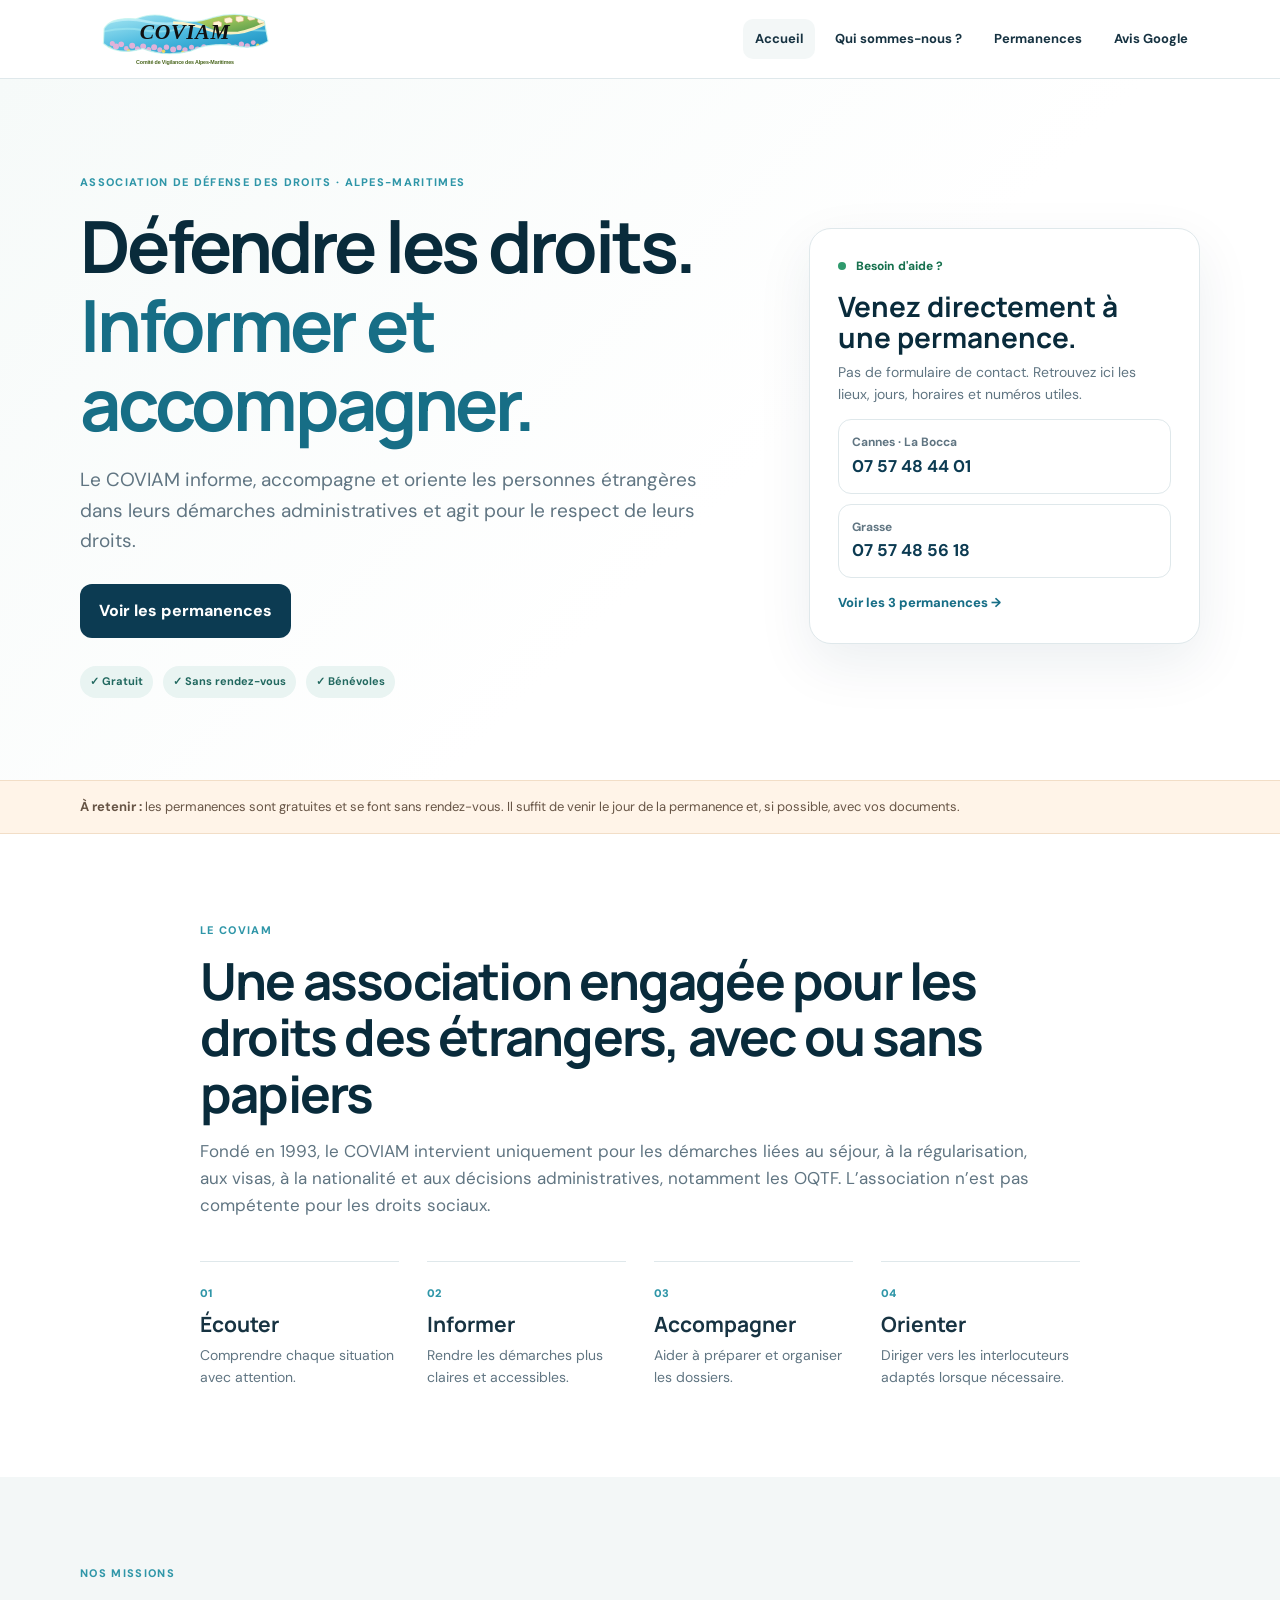
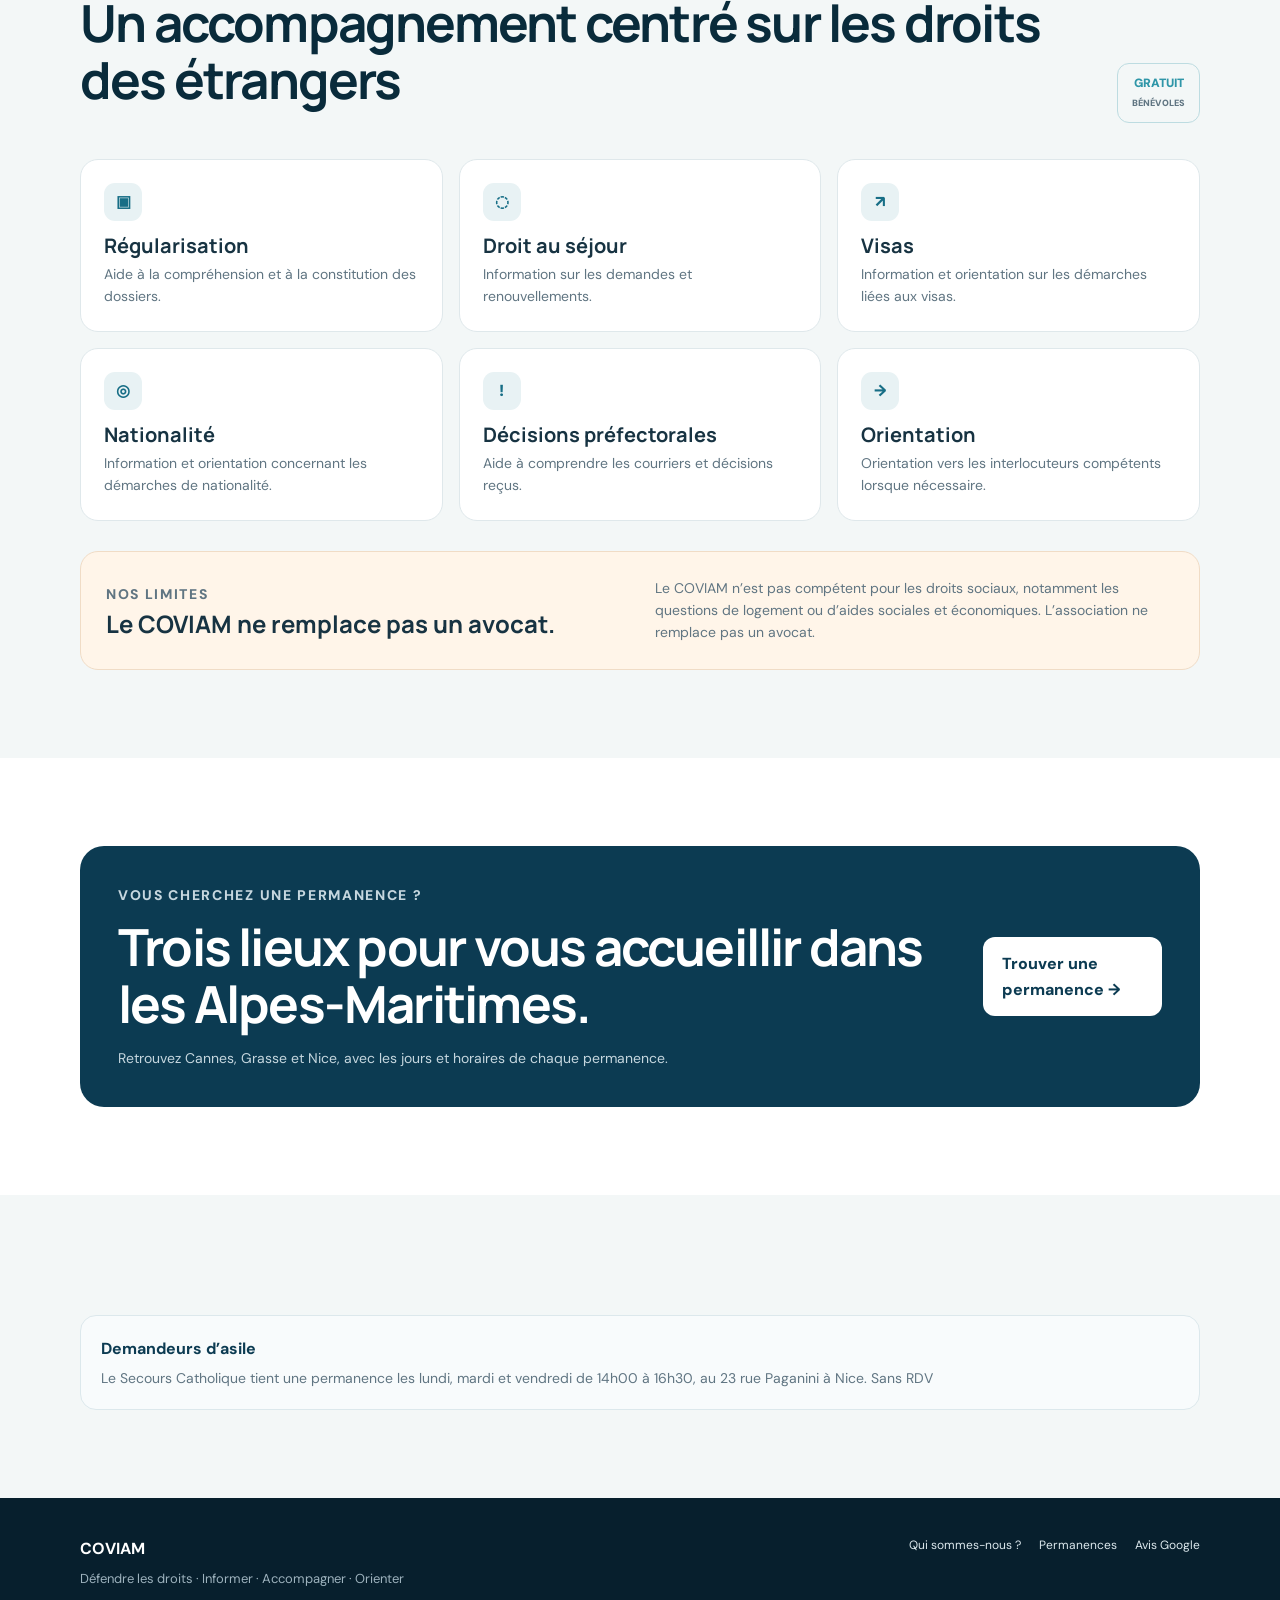
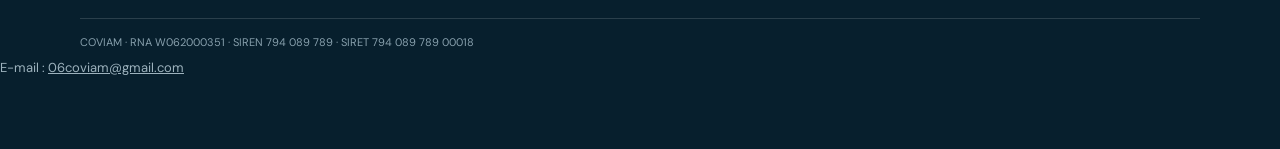
<file: index.html>
<!doctype html>
<html lang="fr">
<head><meta charset="utf-8"><meta name="viewport" content="width=device-width,initial-scale=1">
<meta name="description" content="COVIAM – Comité de Vigilance des Alpes-Maritimes. Défense des droits et accompagnement des personnes étrangères.">
<meta name="theme-color" content="#0c3b52"><title>COVIAM – Comité de Vigilance des Alpes-Maritimes</title><link rel="stylesheet" href="style.css"></head>
<body>
<header class="header"><div class="wrap nav">
<a class="brand" href="index.html"><img src="logo-coviam.svg" class="brand-logo" alt="COVIAM – Comité de Vigilance des Alpes-Maritimes"></a>
<button class="burger" id="burger" aria-label="Ouvrir le menu" aria-expanded="false">☰</button>
<nav id="menu"><a class="active" href="index.html">Accueil</a><a href="qui-sommes-nous.html">Qui sommes-nous ?</a><a href="permanences.html">Permanences</a><a href="avis.html">Avis Google</a></nav>
</div></header>
<main>
<section class="hero"><div class="wrap hero-grid"><div>
<p class="eyebrow">Association de défense des droits · Alpes-Maritimes</p>
<h1>Défendre les droits.<br><em>Informer et accompagner.</em></h1>
<p class="lead">Le COVIAM informe, accompagne et oriente les personnes étrangères dans leurs démarches administratives et agit pour le respect de leurs droits.</p>
<div class="actions"><a class="btn primary" href="permanences.html">Voir les permanences</a></div>
<div class="pills"><span>✓ Gratuit</span><span>✓ Sans rendez-vous</span><span>✓ Bénévoles</span></div>
</div>
<aside class="hero-card"><div class="status"><span></span> Besoin d'aide ?</div><h2>Venez directement à une permanence.</h2><p>Pas de formulaire de contact. Retrouvez ici les lieux, jours, horaires et numéros utiles.</p>
<a class="phone" href="tel:+33757484401"><strong>Cannes · La Bocca</strong><b>07 57 48 44 01</b></a>
<a class="phone" href="tel:+33757485618"><strong>Grasse</strong><b>07 57 48 56 18</b></a>
<a class="plain-arrow" href="permanences.html">Voir les 3 permanences →</a></aside>
</div></section>
<section class="notice"><div class="wrap"><strong>À retenir :</strong> les permanences sont gratuites et se font sans rendez-vous. Il suffit de venir le jour de la permanence et, si possible, avec vos documents.</div></section>
<section class="section"><div class="wrap narrow"><p class="kicker">Le COVIAM</p><h2>Une association engagée pour les droits des étrangers, avec ou sans papiers</h2>
<p class="intro">Fondé en 1993, le COVIAM intervient uniquement pour les démarches liées au séjour, à la régularisation, aux visas, à la nationalité et aux décisions administratives, notamment les OQTF. L’association n’est pas compétente pour les droits sociaux.</p>
<div class="four"><article><span>01</span><h3>Écouter</h3><p>Comprendre chaque situation avec attention.</p></article><article><span>02</span><h3>Informer</h3><p>Rendre les démarches plus claires et accessibles.</p></article><article><span>03</span><h3>Accompagner</h3><p>Aider à préparer et organiser les dossiers.</p></article><article><span>04</span><h3>Orienter</h3><p>Diriger vers les interlocuteurs adaptés lorsque nécessaire.</p></article></div></div></section>
<section class="section soft"><div class="wrap"><div class="head-row"><div><p class="kicker">Nos missions</p><h2>Un accompagnement centré sur les droits des étrangers</h2></div><div class="stamp">GRATUIT<br><small>BÉNÉVOLES</small></div></div>
<div class="cards"><article><div class="icon">▣</div><h3>Régularisation</h3><p>Aide à la compréhension et à la constitution des dossiers.</p></article><article><div class="icon">◌</div><h3>Droit au séjour</h3><p>Information sur les demandes et renouvellements.</p></article><article><div class="icon">↗</div><h3>Visas</h3><p>Information et orientation sur les démarches liées aux visas.</p></article><article><div class="icon">◎</div><h3>Nationalité</h3><p>Information et orientation concernant les démarches de nationalité.</p></article><article><div class="icon">!</div><h3>Décisions préfectorales</h3><p>Aide à comprendre les courriers et décisions reçus.</p></article><article><div class="icon">→</div><h3>Orientation</h3><p>Orientation vers les interlocuteurs compétents lorsque nécessaire.</p></article></div>
<div class="limits"><div><p class="kicker">Nos limites</p><h3>Le COVIAM ne remplace pas un avocat.</h3></div><p>Le COVIAM n’est pas compétent pour les droits sociaux, notamment les questions de logement ou d’aides sociales et économiques. L’association ne remplace pas un avocat.</p></div></div></section>

<section class="section"><div class="wrap cta-box"><div><p class="kicker">Vous cherchez une permanence ?</p><h2>Trois lieux pour vous accueillir dans les Alpes-Maritimes.</h2><p>Retrouvez Cannes, Grasse et Nice, avec les jours et horaires de chaque permanence.</p></div><a class="btn light" href="permanences.html">Trouver une permanence →</a></div></section>


<section class="section soft"><div class="wrap"><div class="callout"><strong>Demandeurs d’asile</strong><p>Le Secours Catholique tient une permanence les lundi, mardi et vendredi de 14h00 à 16h30, au 23 rue Paganini à Nice. Sans RDV</p></div></div></section>
</main>
<footer class="footer"><div class="wrap footer-grid"><div><b>COVIAM</b><p>Défendre les droits · Informer · Accompagner · Orienter</p></div><div class="footer-nav"><a href="qui-sommes-nous.html">Qui sommes-nous ?</a><a href="permanences.html">Permanences</a><a href="avis.html">Avis Google</a></div></div><div class="wrap footer-bottom">COVIAM · RNA W062000351 · SIREN 794 089 789 · SIRET 794 089 789 00018</div><p class="footer-email">E-mail : <a href="mailto:06coviam@gmail.com">06coviam@gmail.com</a></p></footer>
<div class="mobile-bar"><a href="permanences.html">📍<span>Permanences</span></a><a href="tel:+33757484401">☎<span>Appeler</span></a><a href="avis.html">★<span>Avis</span></a></div><script src="script.js"></script></body></html>
</file>
<file: style.css>
@import url('https://fonts.googleapis.com/css2?family=DM+Sans:wght@400;500;600;700&family=Manrope:wght@700;800&display=swap');
:root{--navy:#0c3b52;--deep:#092b3b;--blue:#176e86;--aqua:#2f96a8;--ink:#173342;--muted:#607582;--line:#dfe8eb;--soft:#f3f7f7;--cream:#fffaf5;--orange:#d77a37}
*{box-sizing:border-box}html{scroll-behavior:smooth}body{margin:0;color:var(--ink);font-family:"DM Sans",Arial,sans-serif;background:#fff;line-height:1.6}a{color:inherit}h1,h2,h3{font-family:Manrope,Arial,sans-serif;line-height:1.1;margin:0}.wrap{width:min(1120px,calc(100% - 40px));margin:auto}.narrow{width:min(880px,calc(100% - 40px))}
.header{position:sticky;top:0;z-index:10;background:rgba(255,255,255,.96);backdrop-filter:blur(12px);border-bottom:1px solid var(--line)}.nav{min-height:78px;display:flex;align-items:center;justify-content:space-between;gap:25px}.brand{display:flex;align-items:center;text-decoration:none}.brand-logo{width:210px;max-height:64px;height:auto;object-fit:contain;display:block}.brand-badge{width:43px;height:43px;border-radius:13px;display:grid;place-items:center;background:var(--navy);color:white;font-weight:800}
.nav nav{display:flex;align-items:center;gap:8px}.nav nav a{padding:10px 12px;text-decoration:none;font-size:13px;font-weight:700;border-radius:10px}.nav nav a:hover,.nav nav a.active{background:var(--soft)}.nav .don-link{background:var(--orange);color:white!important;padding-inline:18px}.burger{display:none;border:0;background:none;font-size:26px;color:var(--navy)}
.hero{background:linear-gradient(135deg,#f6faf9 0%,#fff 58%);padding:95px 0 82px}.hero-grid{display:grid;grid-template-columns:1.35fr .8fr;gap:70px;align-items:center}.eyebrow,.kicker{margin:0;text-transform:uppercase;letter-spacing:.12em;font-size:11px;font-weight:800;color:var(--aqua)}.hero h1{font-size:clamp(44px,6vw,72px);letter-spacing:-.045em;color:var(--deep);margin:14px 0 22px}.hero h1 em{font-style:normal;color:var(--blue)}.lead{font-size:19px;color:var(--muted);max-width:760px}.actions{display:flex;gap:12px;flex-wrap:wrap;margin:28px 0}.btn{display:inline-flex;align-items:center;justify-content:center;text-decoration:none;font-weight:800;border-radius:12px;padding:13px 18px;border:1px solid transparent}.primary{background:var(--navy);color:#fff}.secondary{background:#fff;border-color:var(--line);color:var(--navy)}.light{background:#fff;color:var(--navy)}.donate{background:var(--orange);color:#fff}
.pills{display:flex;gap:10px;flex-wrap:wrap}.pills span{padding:7px 10px;border-radius:999px;background:#e9f4f2;color:#21685f;font-size:11px;font-weight:700}.hero-card{background:#fff;border:1px solid var(--line);border-radius:22px;padding:28px;box-shadow:0 20px 55px rgba(17,54,72,.08)}.status{font-size:12px;font-weight:800;color:#17714e}.status span{display:inline-block;width:8px;height:8px;border-radius:50%;background:#2f9a6d;margin-right:7px}.hero-card h2{font-size:28px;color:var(--deep);margin:15px 0 8px}.hero-card p{color:var(--muted);font-size:14px;margin-top:0}.phone{display:block;text-decoration:none;border:1px solid var(--line);padding:13px;border-radius:13px;margin-top:10px}.phone strong,.phone b{display:block}.phone strong{font-size:12px;color:var(--muted)}.phone b{font-size:17px;color:var(--navy)}.plain-arrow,.map,.phone-inline{display:inline-block;margin-top:15px;color:var(--blue);font-weight:800;font-size:13px;text-decoration:none}.notice{background:#fff4e8;border-top:1px solid #f2dec7;border-bottom:1px solid #f2dec7;padding:16px 0;color:#675546;font-size:13px}.notice.big{padding:20px 22px;border:1px solid #f0ddca;border-radius:16px;margin-bottom:34px}
.section{padding:88px 0}.soft{background:var(--soft)}.section h2,.page-hero h1{font-size:clamp(34px,4vw,53px);letter-spacing:-.035em;color:var(--deep);margin:12px 0 16px}.intro{color:var(--muted);font-size:17px;max-width:850px}.four{display:grid;grid-template-columns:repeat(4,1fr);gap:28px;margin-top:42px}.four article{border-top:1px solid var(--line);padding-top:17px}.four span{font-size:11px;color:var(--aqua);font-weight:900}.four h3{font-size:21px;margin:8px 0}.four p,.cards p,.limits p,.cta-box p,.donor-box p,.list-grid p{color:var(--muted);font-size:14px;margin:0}.head-row{display:flex;justify-content:space-between;align-items:end;gap:30px}.stamp{border:1px solid #bddce1;color:var(--aqua);padding:10px 14px;border-radius:12px;font-weight:900;text-align:center;font-size:12px}.stamp small{color:var(--muted);font-size:9px}.cards{display:grid;grid-template-columns:repeat(3,1fr);gap:16px;margin-top:36px}.cards article,.list-grid article{background:#fff;border:1px solid var(--line);border-radius:18px;padding:23px}.icon{width:38px;height:38px;border-radius:11px;display:grid;place-items:center;background:#e8f2f4;color:var(--blue);font-weight:900}.cards h3{font-size:20px;margin:14px 0 6px}.limits{display:grid;grid-template-columns:1fr 1fr;gap:30px;align-items:center;margin-top:30px;padding:25px;border-radius:18px;background:#fff5e9;border:1px solid #f0dcc6}.limits h3{font-size:24px;margin-top:5px}.cta-box{display:flex;justify-content:space-between;align-items:center;gap:35px;padding:38px;background:var(--navy);border-radius:24px;color:#fff}.cta-box h2,.donor-box h2{color:#fff}.cta-box p,.donor-box p{color:#c6d7df}.donor-box{display:flex;justify-content:space-between;align-items:center;gap:35px;padding:38px;border-radius:24px;background:var(--deep);color:#fff}.donor{padding-top:0}.footer{background:#071f2d;color:#fff;padding:38px 0 70px}.footer-grid{display:flex;justify-content:space-between;gap:40px}.footer p{margin:7px 0 0;color:#9db2bd;font-size:13px}.footer-nav{display:flex;gap:18px;flex-wrap:wrap}.footer-nav a{color:#dce8ed;text-decoration:none;font-size:12px}.footer-bottom{border-top:1px solid rgba(255,255,255,.14);margin-top:28px;padding-top:15px;color:#88a0ad;font-size:11px}.page-hero{padding:80px 0 65px;background:linear-gradient(135deg,#f5faf9,#fff)}.page-hero p:not(.eyebrow){color:var(--muted);font-size:18px;max-width:800px}.facts{display:grid;grid-template-columns:repeat(4,1fr);border-top:1px solid var(--line);margin:40px 0 50px}.facts div{padding:18px 0;border-bottom:1px solid var(--line)}.facts b,.facts span{display:block}.facts b{font-size:11px;color:var(--aqua);text-transform:uppercase;letter-spacing:.1em}.facts span{font-weight:800;margin-top:4px}.list-grid{display:grid;grid-template-columns:repeat(2,1fr);gap:15px;margin-top:25px}.callout{margin-top:32px;padding:20px;border-radius:16px;background:#f8fbfc;border:1px solid #dce8ec}.callout strong{color:var(--navy)}.callout p{margin:5px 0 0;color:var(--muted);font-size:14px}.resources{display:grid;gap:12px;margin-top:34px}.resources a{display:flex;justify-content:space-between;gap:20px;align-items:center;text-decoration:none;padding:20px;border:1px solid var(--line);border-radius:16px}.resources a:hover{border-color:#b9d7dd;transform:translateY(-1px)}.resources small{color:var(--aqua);font-weight:900;letter-spacing:.1em;font-size:10px}.resources h3{font-size:19px;margin:4px 0}.resources p{color:var(--muted);margin:0;font-size:14px}.resources span{font-size:22px;color:var(--blue)}.perm-grid{display:grid;grid-template-columns:repeat(3,1fr);gap:18px}.perm{border:1px solid var(--line);border-radius:20px;padding:24px;box-shadow:0 12px 30px rgba(14,53,71,.05);display:flex;flex-direction:column}.city{font-size:10px;letter-spacing:.11em;font-weight:900;color:var(--aqua)}.perm h2{font-size:27px;margin:11px 0 5px}.address{color:var(--muted);min-height:58px}.schedule{border-block:1px solid var(--line);padding:15px 0;margin:14px 0 17px;display:grid;gap:2px}.schedule small{font-size:9px;letter-spacing:.1em;font-weight:900;color:var(--aqua);margin-top:3px}.schedule b{font-size:14px}.full{width:100%;font-size:13px}.without{padding:10px 0;color:#17714e;font-weight:800;font-size:13px;margin-top:10px}.help-note{margin-top:12px;color:var(--muted);font-size:12px}.donor-large{padding:35px;border:1px solid var(--line);border-radius:22px;background:#fff;box-shadow:0 12px 30px rgba(14,53,71,.05)}.don-placeholder{margin-top:28px;padding:24px;border:2px dashed #cbdde1;border-radius:17px;background:#f7fbfb}.don-placeholder b{color:var(--navy)}.don-placeholder p{color:var(--muted);font-size:14px}.small-note{font-size:12px;color:#7a8a91;margin-top:17px}.job-list{display:grid;grid-template-columns:repeat(2,1fr);gap:10px;margin:30px 0}.job-list div{border:1px solid var(--line);border-radius:12px;padding:12px 14px;background:#fff;font-weight:600;font-size:14px}.mobile-bar{display:none}
@media(max-width:900px){.hero-grid{grid-template-columns:1fr}.four{grid-template-columns:repeat(2,1fr)}.cards,.perm-grid{grid-template-columns:repeat(2,1fr)}.head-row,.cta-box,.donor-box,.footer-grid{flex-direction:column;align-items:flex-start}.limits{grid-template-columns:1fr}}
@media(max-width:720px){.wrap,.narrow{width:min(100% - 28px,680px)}.nav{min-height:70px}.brand-logo{width:170px;max-height:54px}.burger{display:block}.nav nav{display:none;position:absolute;left:0;right:0;top:70px;background:#fff;padding:12px 14px 18px;border-bottom:1px solid var(--line);box-shadow:0 20px 35px rgba(8,44,62,.08);flex-direction:column;align-items:stretch}.nav nav.open{display:flex}.nav nav a{padding:12px 13px}.hero{padding:68px 0}.hero h1{font-size:45px}.section{padding:70px 0}.four,.cards,.perm-grid,.list-grid,.facts,.job-list{grid-template-columns:1fr}.facts{margin-top:28px}.cta-box,.donor-box{padding:27px}.mobile-bar{position:fixed;left:10px;right:10px;bottom:10px;z-index:20;display:grid;grid-template-columns:1fr 1fr 1fr;background:rgba(7,31,45,.98);border-radius:15px;padding:6px;box-shadow:0 18px 50px rgba(0,0,0,.24)}.mobile-bar a{text-decoration:none;color:white;text-align:center;font-size:10px;font-weight:800;padding:7px}.mobile-bar a span{display:block}.footer{padding-bottom:100px}.page-hero{padding:65px 0 50px}.resources a{align-items:flex-start}}

.perm-photo{margin:6px 0 12px}.perm-photo img{display:block;width:100%;height:auto;border:1px solid var(--line);border-radius:12px}.perm-photo figcaption{margin-top:7px;color:var(--muted);font-size:11px;line-height:1.45}
</file>
